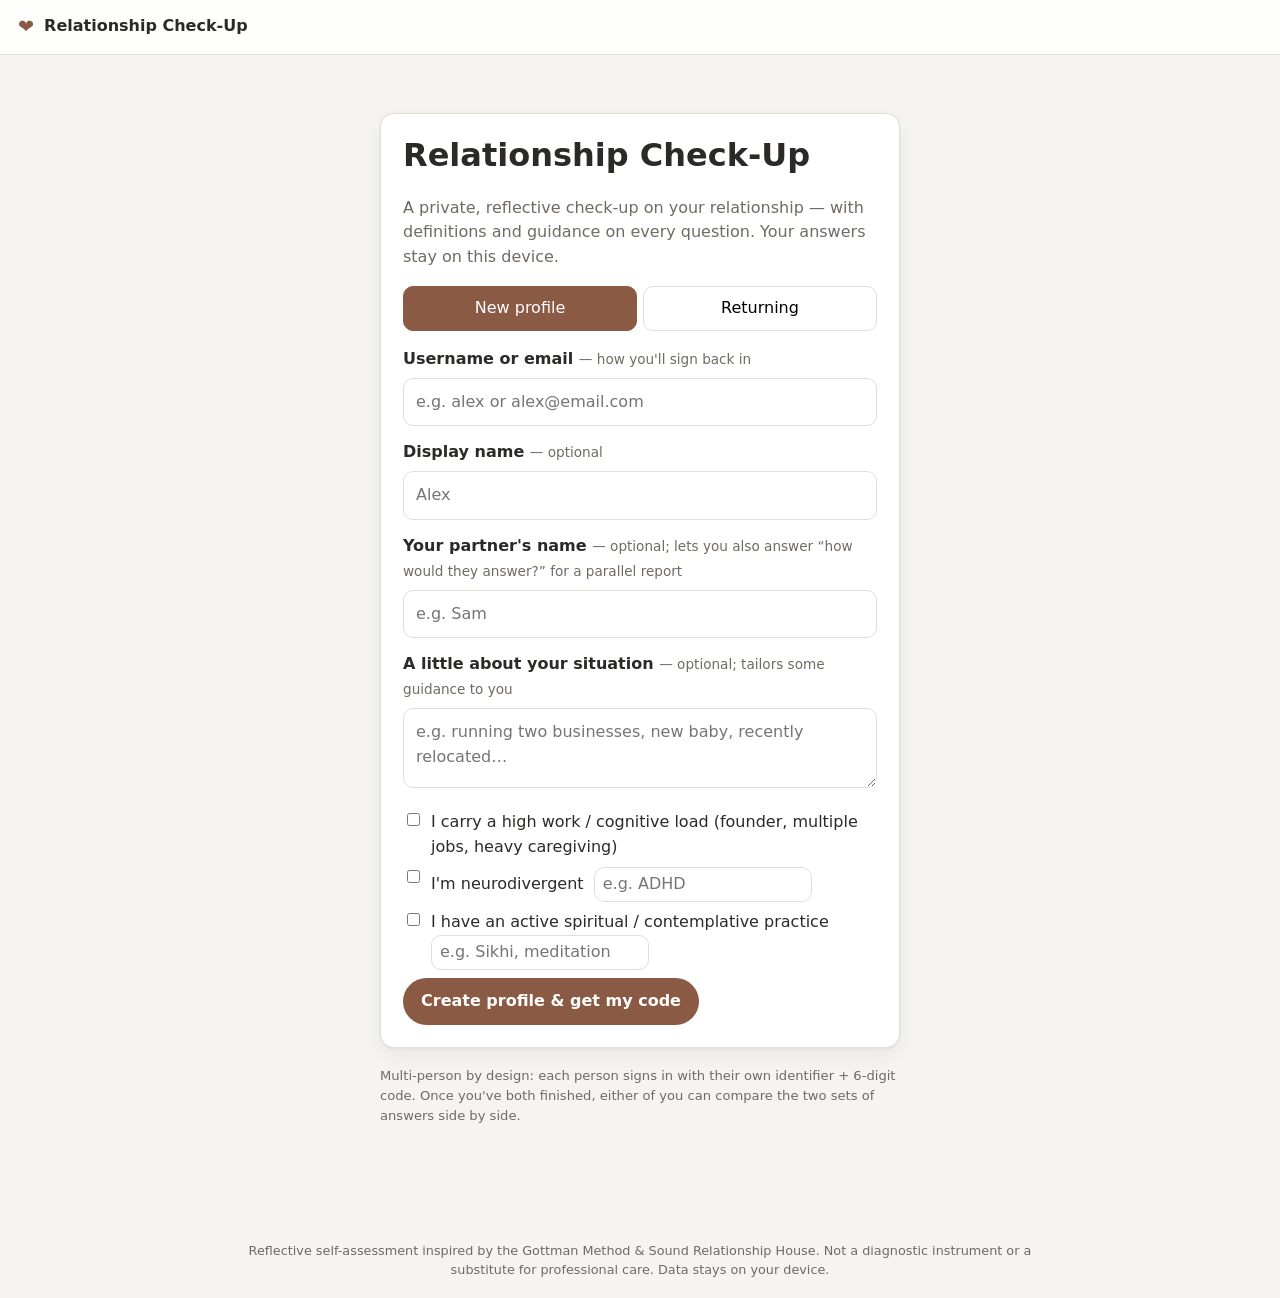
<file: index.html>
<!DOCTYPE html>
<html lang="en">
<head>
  <meta charset="UTF-8" />
  <meta name="viewport" content="width=device-width, initial-scale=1.0" />
  <title>Relationship Check-Up</title>
  <link rel="stylesheet" href="assets/styles.css" />
</head>
<body>
  <header class="topbar">
    <div class="brand">
      <span class="logo">❤</span>
      <span>Relationship Check-Up</span>
    </div>
    <div id="session" class="session" hidden>
      <span id="whoami" class="whoami"></span>
      <button id="btn-glossary" class="ghost" type="button">Glossary</button>
      <button id="btn-save" class="ghost" type="button">Save</button>
      <button id="btn-signout" class="ghost" type="button">Sign out</button>
    </div>
  </header>

  <main id="app" class="app"><!-- views injected here --></main>

  <!-- Glossary drawer -->
  <aside id="glossary-drawer" class="drawer" hidden>
    <div class="drawer-head">
      <h2>Glossary</h2>
      <button id="btn-glossary-close" class="ghost" type="button">✕</button>
    </div>
    <div id="glossary-body" class="drawer-body"></div>
  </aside>
  <div id="scrim" class="scrim" hidden></div>

  <!-- Floating tooltip element (positioned by JS) -->
  <div id="tooltip" class="tooltip" hidden></div>

  <footer class="footnote">
    Reflective self-assessment inspired by the Gottman Method &amp; Sound Relationship House.
    Not a diagnostic instrument or a substitute for professional care. Data stays on your device.
  </footer>

  <script src="assets/data.js"></script>
  <script src="assets/app.js"></script>
</body>
</html>
</file>
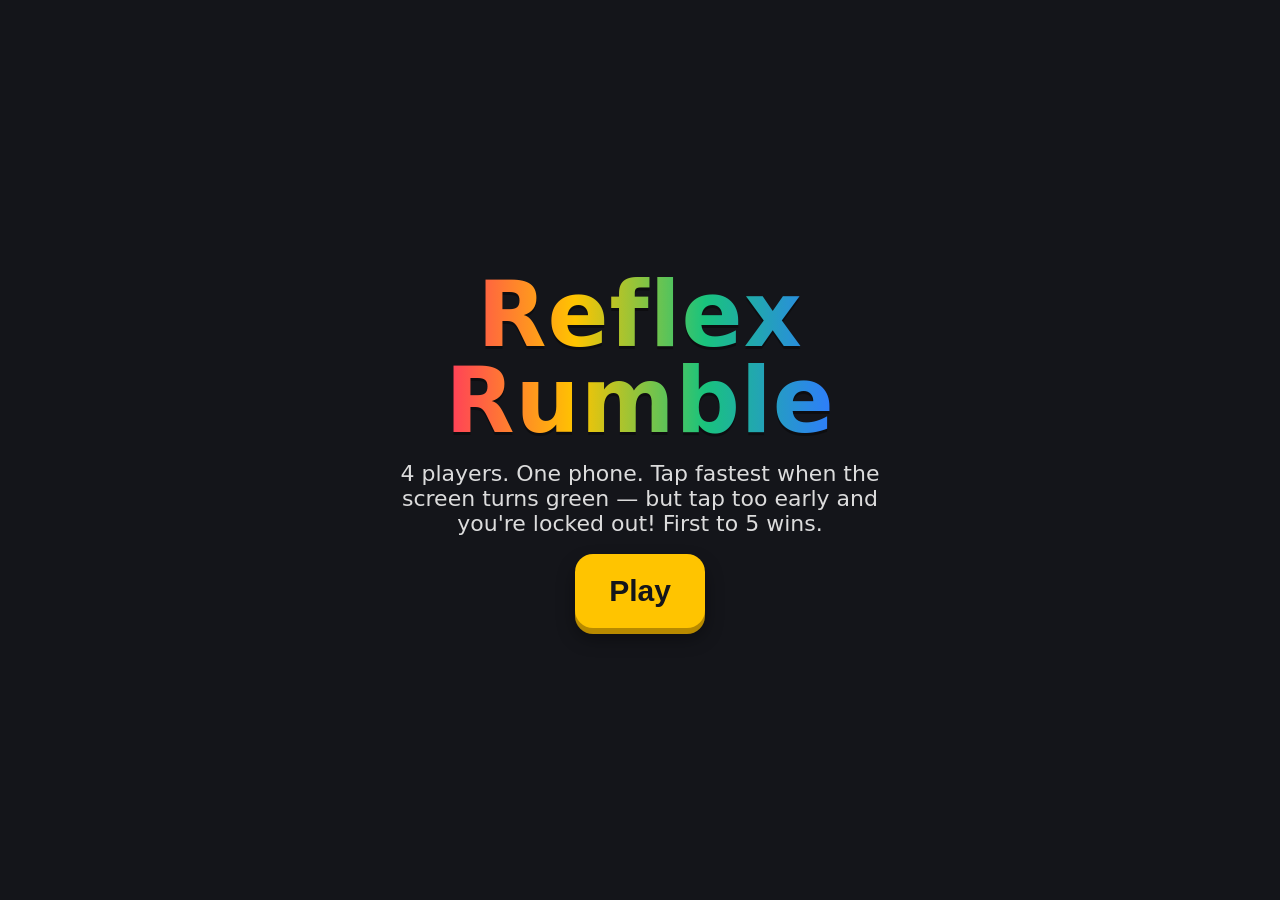
<file: test/reflex-rumble.html>
<!DOCTYPE html>
<html lang="en">
<head>
<meta charset="UTF-8" />
<meta name="viewport" content="width=device-width, initial-scale=1.0, maximum-scale=1.0, user-scalable=no, viewport-fit=cover" />
<title>Reflex Rumble</title>
<style>
  :root {
    --red: #ff3b5c;
    --blue: #2f7bff;
    --green: #19c37d;
    --yellow: #ffc400;
    --dark: #14151a;
  }

  * { box-sizing: border-box; -webkit-tap-highlight-color: transparent; }

  html, body {
    margin: 0;
    padding: 0;
    height: 100%;
    overflow: hidden;
    font-family: "Trebuchet MS", "Segoe UI", system-ui, sans-serif;
    background: var(--dark);
    color: #fff;
    user-select: none;
    -webkit-user-select: none;
    touch-action: manipulation;
  }

  #app {
    position: fixed;
    inset: 0;
    display: flex;
    flex-direction: column;
  }

  /* ---------- Scoreboard ---------- */
  #scoreboard {
    flex: 0 0 auto;
    display: flex;
    align-items: stretch;
    background: #0c0d11;
    box-shadow: 0 2px 12px rgba(0,0,0,.6);
    z-index: 30;
    padding: env(safe-area-inset-top) 0 0 0;
  }
  .score-cell {
    flex: 1;
    text-align: center;
    padding: 6px 2px 8px;
    border-bottom: 5px solid transparent;
    position: relative;
  }
  .score-cell .sc-name {
    font-size: clamp(11px, 3.2vw, 16px);
    font-weight: bold;
    white-space: nowrap;
    overflow: hidden;
    text-overflow: ellipsis;
    opacity: .9;
  }
  .score-cell .sc-pts {
    font-size: clamp(20px, 7vw, 34px);
    font-weight: 900;
    line-height: 1.05;
  }
  .score-cell.bump .sc-pts { animation: pop .45s ease; }
  @keyframes pop {
    0% { transform: scale(1); }
    40% { transform: scale(1.6); }
    100% { transform: scale(1); }
  }

  /* ---------- Generic screens ---------- */
  .screen {
    flex: 1;
    display: flex;
    flex-direction: column;
    align-items: center;
    justify-content: center;
    text-align: center;
    padding: 16px;
    gap: 18px;
  }

  h1.title {
    font-size: clamp(40px, 13vw, 90px);
    margin: 0;
    font-weight: 900;
    letter-spacing: 1px;
    line-height: .95;
    background: linear-gradient(90deg, var(--red), var(--yellow), var(--green), var(--blue));
    -webkit-background-clip: text;
    background-clip: text;
    color: transparent;
    filter: drop-shadow(0 3px 0 rgba(0,0,0,.35));
  }
  .subtitle { font-size: clamp(15px, 4.5vw, 22px); opacity: .85; margin: 0; max-width: 22em; }

  .btn {
    border: none;
    border-radius: 18px;
    padding: 20px 34px;
    font-size: clamp(20px, 6vw, 30px);
    font-weight: 900;
    color: #14151a;
    background: var(--yellow);
    box-shadow: 0 6px 0 #b88a00, 0 10px 18px rgba(0,0,0,.4);
    cursor: pointer;
    transition: transform .06s ease, box-shadow .06s ease;
  }
  .btn:active { transform: translateY(4px); box-shadow: 0 2px 0 #b88a00, 0 5px 10px rgba(0,0,0,.4); }
  .btn.green { background: var(--green); box-shadow: 0 6px 0 #0e7d50, 0 10px 18px rgba(0,0,0,.4); color: #fff; }
  .btn.green:active { box-shadow: 0 2px 0 #0e7d50, 0 5px 10px rgba(0,0,0,.4); }

  /* ---------- Setup ---------- */
  #setup .players {
    display: flex;
    flex-direction: column;
    gap: 12px;
    width: 100%;
    max-width: 420px;
  }
  .setup-row {
    display: flex;
    align-items: center;
    gap: 12px;
    background: rgba(255,255,255,.06);
    border-radius: 16px;
    padding: 10px 14px;
  }
  .swatch {
    flex: 0 0 auto;
    width: 42px; height: 42px;
    border-radius: 50%;
    border: 3px solid rgba(255,255,255,.5);
  }
  .setup-row input {
    flex: 1;
    min-width: 0;
    background: transparent;
    border: none;
    border-bottom: 2px solid rgba(255,255,255,.25);
    color: #fff;
    font-size: 20px;
    font-weight: bold;
    padding: 8px 4px;
    font-family: inherit;
  }
  .setup-row input:focus { outline: none; border-bottom-color: #fff; }
  .setup-row input::placeholder { color: rgba(255,255,255,.45); }

  /* ---------- Arena (4 quadrants) ---------- */
  #arena {
    flex: 1;
    display: grid;
    grid-template-columns: 1fr 1fr;
    grid-template-rows: 1fr 1fr;
    gap: 6px;
    padding: 6px;
    position: relative;
  }
  .quad {
    border-radius: 20px;
    display: flex;
    flex-direction: column;
    align-items: center;
    justify-content: center;
    gap: 6px;
    position: relative;
    overflow: hidden;
    font-weight: 900;
    transition: filter .12s ease, transform .08s ease;
  }
  /* players 1 & 2 (top row) are rotated 180° so they face the back-seat layout */
  .quad[data-rot="1"] { transform: rotate(180deg); }
  .quad .q-name {
    font-size: clamp(16px, 5vw, 30px);
    text-shadow: 0 2px 4px rgba(0,0,0,.4);
    padding: 0 8px;
    text-align: center;
    max-width: 100%;
    overflow: hidden;
    text-overflow: ellipsis;
    white-space: nowrap;
  }
  .quad .q-emoji {
    font-size: clamp(40px, 16vw, 90px);
    line-height: 1;
    min-height: 1.1em;
  }
  .quad.red    { background: var(--red); }
  .quad.blue   { background: var(--blue); }
  .quad.green  { background: var(--green); }
  .quad.yellow { background: var(--yellow); color: #5a4500; }

  .quad.locked { filter: grayscale(.85) brightness(.55); }
  .quad.winner { animation: flashWin .5s ease 3; }
  @keyframes flashWin {
    0%,100% { filter: brightness(1); }
    50% { filter: brightness(1.8); }
  }

  /* ---------- Center status ---------- */
  #status {
    position: absolute;
    inset: 0;
    display: flex;
    align-items: center;
    justify-content: center;
    pointer-events: none;
    z-index: 20;
  }
  #status .badge {
    background: rgba(0,0,0,.72);
    border-radius: 26px;
    padding: 18px 30px;
    font-size: clamp(26px, 9vw, 56px);
    font-weight: 900;
    text-align: center;
    box-shadow: 0 8px 30px rgba(0,0,0,.6);
    max-width: 90%;
  }
  #status .badge.go { background: rgba(25,195,125,.95); animation: goPulse .25s ease; }
  @keyframes goPulse { from { transform: scale(.6); } to { transform: scale(1); } }
  #status.hidden { display: none; }

  .shake { animation: shake .4s ease; }
  @keyframes shake {
    0%,100% { transform: translate(0,0); }
    20% { transform: translate(-8px, 4px); }
    40% { transform: translate(8px, -4px); }
    60% { transform: translate(-6px, 6px); }
    80% { transform: translate(6px, -2px); }
  }

  /* ---------- Win screen ---------- */
  #win { position: relative; }
  #win .crown { font-size: clamp(60px, 22vw, 130px); line-height: 1; }
  #win .winner-name {
    font-size: clamp(34px, 11vw, 70px);
    font-weight: 900;
    margin: 0;
  }
  #confetti { position: absolute; inset: 0; pointer-events: none; overflow: hidden; }
  .confetti-bit {
    position: absolute;
    top: -20px;
    width: 12px; height: 16px;
    opacity: .95;
    will-change: transform;
    animation: fall linear forwards;
  }
  @keyframes fall {
    to { transform: translateY(110vh) rotate(720deg); }
  }

  .hidden { display: none !important; }
</style>
</head>
<body>
<div id="app">

  <!-- Scoreboard (hidden until a game starts) -->
  <div id="scoreboard" class="hidden"></div>

  <!-- START SCREEN -->
  <div id="start" class="screen">
    <h1 class="title">Reflex<br>Rumble</h1>
    <p class="subtitle">4 players. One phone. Tap fastest when the screen turns green — but tap too early and you're locked out! First to 5 wins.</p>
    <button class="btn" id="goSetup">Play</button>
  </div>

  <!-- SETUP SCREEN -->
  <div id="setup" class="screen hidden">
    <h1 class="title" style="font-size:clamp(30px,9vw,56px)">Who's playing?</h1>
    <div class="players" id="setupRows"></div>
    <button class="btn green" id="startGame">Start Rumble!</button>
  </div>

  <!-- GAME SCREEN -->
  <div id="game" class="screen hidden" style="padding:0; gap:0;">
    <div id="arena"></div>
    <div id="status" class="hidden"><div class="badge">Wait for it…</div></div>
  </div>

  <!-- WIN SCREEN -->
  <div id="win" class="screen hidden">
    <div id="confetti"></div>
    <div class="crown">👑</div>
    <p class="winner-name" id="winnerName">Player 1</p>
    <p class="subtitle" id="winnerSub">wins the Rumble!</p>
    <button class="btn green" id="playAgain">Play Again</button>
  </div>

</div>

<script>
(function () {
  "use strict";

  var WIN_SCORE = 5;
  var COLORS = ["red", "blue", "green", "yellow"];
  var COLOR_HEX = { red: "#ff3b5c", blue: "#2f7bff", green: "#19c37d", yellow: "#ffc400" };

  var players = [];      // { name, color, score, el, scoreEl }
  var roundState = "idle"; // idle | waiting | go | done
  var waitTimer = null;
  var goAt = 0;
  var lockedThisRound = {}; // index -> true

  var $ = function (id) { return document.getElementById(id); };

  // ---------- Setup screen ----------
  function buildSetupRows() {
    var wrap = $("setupRows");
    wrap.innerHTML = "";
    for (var i = 0; i < 4; i++) {
      var row = document.createElement("div");
      row.className = "setup-row";

      var sw = document.createElement("div");
      sw.className = "swatch";
      sw.style.background = COLOR_HEX[COLORS[i]];

      var input = document.createElement("input");
      input.type = "text";
      input.maxLength = 12;
      input.placeholder = "Player " + (i + 1);
      input.setAttribute("data-idx", i);
      input.autocomplete = "off";
      input.autocapitalize = "words";

      row.appendChild(sw);
      row.appendChild(input);
      wrap.appendChild(row);
    }
  }

  // ---------- Start a game ----------
  function startGame() {
    var inputs = document.querySelectorAll("#setupRows input");
    players = [];
    for (var i = 0; i < 4; i++) {
      var name = (inputs[i].value || "").trim();
      if (!name) name = "Player " + (i + 1);
      players.push({ name: name, color: COLORS[i], score: 0, el: null, scoreEl: null });
    }
    buildScoreboard();
    buildArena();
    show("game");
    $("scoreboard").classList.remove("hidden");
    startRound();
  }

  function buildScoreboard() {
    var sb = $("scoreboard");
    sb.innerHTML = "";
    players.forEach(function (p) {
      var cell = document.createElement("div");
      cell.className = "score-cell";
      cell.style.borderBottomColor = COLOR_HEX[p.color];

      var nm = document.createElement("div");
      nm.className = "sc-name";
      nm.textContent = p.name;
      nm.style.color = COLOR_HEX[p.color];

      var pts = document.createElement("div");
      pts.className = "sc-pts";
      pts.textContent = "0";

      cell.appendChild(nm);
      cell.appendChild(pts);
      sb.appendChild(cell);
      p.scoreEl = pts;
      p.scoreCell = cell;
    });
  }

  function buildArena() {
    var arena = $("arena");
    // remove existing quads but keep #status
    Array.prototype.slice.call(arena.querySelectorAll(".quad")).forEach(function (q) { q.remove(); });

    players.forEach(function (p, i) {
      var q = document.createElement("div");
      q.className = "quad " + p.color;
      // top row (players 0,1) rotated so they read upside-up from across the phone
      q.setAttribute("data-rot", i < 2 ? "1" : "0");
      q.setAttribute("data-idx", i);

      var name = document.createElement("div");
      name.className = "q-name";
      name.textContent = p.name;

      var emoji = document.createElement("div");
      emoji.className = "q-emoji";
      emoji.textContent = "";

      q.appendChild(name);
      q.appendChild(emoji);
      arena.appendChild(q);

      p.el = q;
      p.emojiEl = emoji;

      q.addEventListener("pointerdown", function (ev) {
        ev.preventDefault();
        onTap(i);
      });
    });

    // make sure #status sits last (on top)
    arena.appendChild($("status"));
  }

  // ---------- Round flow ----------
  function startRound() {
    roundState = "waiting";
    lockedThisRound = {};
    goAt = 0;

    players.forEach(function (p) {
      p.el.classList.remove("locked", "winner");
      p.emojiEl.textContent = "";
    });

    setStatus("Wait for it…", false);

    var delay = 2000 + Math.random() * 4000; // 2–6s
    clearTimeout(waitTimer);
    waitTimer = setTimeout(goNow, delay);
  }

  function goNow() {
    if (roundState !== "waiting") return;
    roundState = "go";
    goAt = Date.now();
    setStatus("TAP NOW!", true);
  }

  function onTap(idx) {
    if (roundState === "waiting") {
      // early tap = lockout
      if (lockedThisRound[idx]) return;
      lockedThisRound[idx] = true;
      var p = players[idx];
      p.el.classList.add("locked");
      p.emojiEl.textContent = "😬";
      p.el.classList.remove("shake"); void p.el.offsetWidth; p.el.classList.add("shake");

      // if everyone is locked out, just move to next round
      if (Object.keys(lockedThisRound).length >= players.length) {
        clearTimeout(waitTimer);
        setStatus("Everyone jumped! 😬", false);
        setTimeout(startRound, 1400);
      }
      return;
    }

    if (roundState === "go") {
      if (lockedThisRound[idx]) return; // locked-out players can't win
      roundState = "done";
      winRound(idx);
    }
  }

  function winRound(idx) {
    var p = players[idx];
    p.score++;
    p.scoreEl.textContent = String(p.score);
    p.el.classList.add("winner");
    p.emojiEl.textContent = "⚡";

    // dim the others
    players.forEach(function (other, i) {
      if (i !== idx) other.el.classList.add("locked");
    });

    // score bump animation
    p.scoreCell.classList.remove("bump"); void p.scoreCell.offsetWidth; p.scoreCell.classList.add("bump");

    setStatus(p.name + " wins! ⚡", false);

    if (p.score >= WIN_SCORE) {
      setTimeout(function () { endGame(p); }, 1300);
    } else {
      setTimeout(startRound, 1500);
    }
  }

  function endGame(winner) {
    roundState = "idle";
    $("scoreboard").classList.add("hidden");
    $("winnerName").textContent = winner.name;
    $("winnerName").style.color = COLOR_HEX[winner.color];
    $("winnerSub").textContent = "wins the Rumble!";
    show("win");
    launchConfetti();
  }

  // ---------- Status badge ----------
  function setStatus(text, isGo) {
    var status = $("status");
    var badge = status.querySelector(".badge");
    status.classList.remove("hidden");
    badge.textContent = text;
    badge.className = "badge" + (isGo ? " go" : "");
  }

  // ---------- Confetti ----------
  var confettiColors = ["#ff3b5c", "#2f7bff", "#19c37d", "#ffc400", "#ff7ad9", "#ffffff"];
  function launchConfetti() {
    var box = $("confetti");
    box.innerHTML = "";
    for (var i = 0; i < 90; i++) {
      var bit = document.createElement("div");
      bit.className = "confetti-bit";
      bit.style.left = Math.random() * 100 + "%";
      bit.style.background = confettiColors[(Math.random() * confettiColors.length) | 0];
      var dur = 2.4 + Math.random() * 2.2;
      bit.style.animationDuration = dur + "s";
      bit.style.animationDelay = (Math.random() * 1.2) + "s";
      bit.style.transform = "translateY(-20px)";
      if (Math.random() < 0.5) bit.style.borderRadius = "50%";
      box.appendChild(bit);
    }
  }

  // ---------- Screen switching ----------
  function show(which) {
    ["start", "setup", "game", "win"].forEach(function (id) {
      $(id).classList.toggle("hidden", id !== which);
    });
  }

  // ---------- Wire up ----------
  $("goSetup").addEventListener("click", function () {
    buildSetupRows();
    show("setup");
  });
  $("startGame").addEventListener("click", startGame);
  $("playAgain").addEventListener("click", function () {
    clearTimeout(waitTimer);
    buildSetupRows();
    show("setup");
  });

  // prevent context menu / long-press selection on the arena
  document.addEventListener("contextmenu", function (e) {
    if (e.target.closest && e.target.closest("#game")) e.preventDefault();
  });

})();
</script>
</body>
</html>
</file>
<file: assets/styles.css>
/* Relationship Check-Up — styles. No frameworks, no build step. */
:root {
  --bg: #f6f4f1;
  --panel: #ffffff;
  --ink: #2c2a28;
  --muted: #6f6a64;
  --line: #e4ded7;
  --accent: #8a5a44;       /* warm clay */
  --accent-soft: #f0e7e1;
  --good: #4f8a5b;
  --warn: #c98a3a;
  --risk: #b5573f;
  --focus: #3b6ea5;
  --radius: 14px;
  --shadow: 0 1px 3px rgba(0,0,0,.06), 0 8px 24px rgba(0,0,0,.05);
  --maxw: 860px;
}
* { box-sizing: border-box; }

/* An author rule that sets `display` beats the UA sheet's [hidden]{display:none}
 * at equal specificity, so elements toggled via `el.hidden` — the glossary
 * drawer, the session bar, the answering-as toggle — stayed laid out and went
 * on swallowing clicks. Make `hidden` mean hidden. */
[hidden] { display: none !important; }

html, body { margin: 0; padding: 0; }
body {
  font-family: ui-sans-serif, system-ui, -apple-system, "Segoe UI", Roboto, Helvetica, Arial, sans-serif;
  background: var(--bg);
  color: var(--ink);
  line-height: 1.55;
  -webkit-font-smoothing: antialiased;
}
h1,h2,h3 { line-height: 1.2; }

/* Top bar */
.topbar {
  position: sticky; top: 0; z-index: 30;
  display: flex; align-items: center; justify-content: space-between;
  gap: 12px; padding: 12px 18px;
  background: rgba(255,255,255,.85); backdrop-filter: blur(8px);
  border-bottom: 1px solid var(--line);
}
.brand { display: flex; align-items: center; gap: 10px; font-weight: 650; }
.logo { color: var(--accent); font-size: 1.2rem; }
.session { display: flex; align-items: center; gap: 8px; }
.whoami { color: var(--muted); font-size: .9rem; }

button { font: inherit; cursor: pointer; }
.ghost {
  background: transparent; border: 1px solid var(--line);
  color: var(--ink); padding: 6px 12px; border-radius: 999px;
}
.ghost:hover { background: var(--accent-soft); border-color: var(--accent-soft); }
.primary {
  background: var(--accent); color: #fff; border: none;
  padding: 11px 18px; border-radius: 999px; font-weight: 600;
}
.primary:hover { filter: brightness(1.05); }
.primary:disabled { opacity: .5; cursor: not-allowed; }

.app { max-width: var(--maxw); margin: 0 auto; padding: 22px 18px 60px; }

/* Cards */
.card {
  background: var(--panel); border: 1px solid var(--line);
  border-radius: var(--radius); box-shadow: var(--shadow);
  padding: 22px; margin: 0 0 18px;
}
.card h1 { margin-top: 0; }
.lead { color: var(--muted); }

/* Auth */
.auth-wrap { max-width: 520px; margin: 4vh auto; }
.field { display: block; margin: 14px 0; }
.field > span { display: block; font-weight: 600; margin-bottom: 6px; }
.field .hint { font-weight: 400; color: var(--muted); font-size: .85rem; }
input[type=text], input[type=email], textarea {
  width: 100%; padding: 11px 12px; border: 1px solid var(--line);
  border-radius: 10px; background: #fff; color: var(--ink); font: inherit;
}
textarea { min-height: 80px; resize: vertical; }
input:focus, textarea:focus { outline: 2px solid var(--focus); outline-offset: 1px; border-color: var(--focus); }
.checks { display: grid; gap: 8px; margin: 8px 0; }
.checks label { display: flex; align-items: flex-start; gap: 8px; font-weight: 500; }
.row { display: flex; gap: 10px; flex-wrap: wrap; align-items: center; }
.spacer { flex: 1; }
.note-box {
  background: var(--accent-soft); border: 1px solid #e7d8cf;
  border-radius: 10px; padding: 12px 14px; margin: 12px 0;
}
.code-display {
  font-size: 2rem; letter-spacing: .35em; font-weight: 700;
  text-align: center; padding: 14px; background: #fff;
  border: 2px dashed var(--accent); border-radius: 12px; margin: 10px 0;
}
.tiny { font-size: .82rem; color: var(--muted); }
.error { color: var(--risk); font-weight: 600; }
.tabs { display: flex; gap: 6px; margin-bottom: 16px; }
.tab { flex: 1; text-align: center; padding: 9px; border-radius: 10px; border: 1px solid var(--line); background: #fff; }
.tab.active { background: var(--accent); color: #fff; border-color: var(--accent); }

/* Assessment progress */
.progress-wrap { position: sticky; top: 58px; z-index: 20; background: var(--bg); padding: 8px 0 12px; }
.progress { height: 8px; background: var(--line); border-radius: 999px; overflow: hidden; }
.progress > i { display: block; height: 100%; background: var(--accent); width: 0; transition: width .25s; }
.progress-label { font-size: .82rem; color: var(--muted); margin-top: 4px; }

/* Section nav */
.sec-nav { display: flex; flex-wrap: wrap; gap: 6px; margin: 4px 0 16px; }
.sec-nav button { border: 1px solid var(--line); background: #fff; border-radius: 999px; padding: 6px 12px; font-size: .85rem; }
.sec-nav button.active { background: var(--accent-soft); border-color: var(--accent); }
.sec-nav .done::after { content: " ✓"; color: var(--good); }

/* Item */
.item { border-top: 1px solid var(--line); padding: 18px 0; }
.item:first-of-type { border-top: none; }
.item-stem { display: flex; gap: 10px; align-items: flex-start; }
.item-stem .q { font-size: 1.08rem; font-weight: 600; flex: 1; }
.tipbtn {
  flex: none; width: 26px; height: 26px; border-radius: 50%;
  border: 1px solid var(--accent); color: var(--accent); background: #fff;
  font-weight: 700; line-height: 1; font-size: .8rem;
}
.tipbtn:hover { background: var(--accent); color: #fff; }
.tipbtn[aria-expanded=true] { background: var(--accent); color: #fff; }

/* Options */
.options { display: grid; gap: 8px; margin: 12px 0 0; }
.opt {
  display: grid; grid-template-columns: 22px 1fr; gap: 10px;
  border: 1px solid var(--line); border-radius: 10px; padding: 10px 12px; cursor: pointer;
}
.opt:hover { border-color: var(--accent); background: #fcf8f6; }
.opt.sel { border-color: var(--accent); background: var(--accent-soft); }
.opt input { margin-top: 3px; }
.opt .lab { font-weight: 600; }
.opt .mean { color: var(--muted); font-size: .9rem; margin-top: 2px; }

/* Context note */
.context {
  margin-top: 12px; border-left: 4px solid var(--focus);
  background: #eef3f9; padding: 10px 14px; border-radius: 0 10px 10px 0;
}
.context .tag { font-size: .72rem; text-transform: uppercase; letter-spacing: .08em; color: var(--focus); font-weight: 700; }

/* Guide panel */
.guide { margin-top: 12px; background: #faf7f4; border: 1px solid var(--line); border-radius: 10px; padding: 4px 14px; }
.guide h4 { margin: 12px 0 4px; font-size: .95rem; color: var(--accent); }
.guide p, .guide ul { margin: 4px 0 10px; }
.guide ul { padding-left: 18px; }

/* term tooltip trigger */
.term { border-bottom: 1px dotted var(--accent); cursor: help; }

/* Floating tooltip */
.tooltip {
  position: absolute; z-index: 100; max-width: 320px;
  background: #2c2a28; color: #fff; padding: 10px 12px; border-radius: 8px;
  font-size: .85rem; line-height: 1.4; box-shadow: var(--shadow);
}

/* Drawer / scrim */
.scrim { position: fixed; inset: 0; background: rgba(0,0,0,.35); z-index: 40; }
.drawer {
  position: fixed; top: 0; right: 0; height: 100%; width: min(420px, 92vw);
  background: #fff; z-index: 50; box-shadow: -8px 0 24px rgba(0,0,0,.12);
  display: flex; flex-direction: column;
}
.drawer-head { display: flex; align-items: center; justify-content: space-between; padding: 14px 18px; border-bottom: 1px solid var(--line); }
.drawer-head h2 { margin: 0; }
.drawer-body { overflow: auto; padding: 14px 18px; }
.gloss-term { margin: 0 0 14px; }
.gloss-term dt { font-weight: 700; color: var(--accent); }
.gloss-term dd { margin: 2px 0 0; color: var(--muted); }

/* Answer-set mode toggle */
.mode-toggle { display: flex; flex-wrap: wrap; align-items: center; gap: 8px; margin-bottom: 8px; }
.mode-label { font-size: .85rem; color: var(--muted); }
.mode-btn { border: 1px solid var(--line); background: #fff; border-radius: 999px; padding: 6px 14px; font-size: .85rem; }
.mode-btn.active { background: var(--focus); color: #fff; border-color: var(--focus); }
.partner-hint { border-left-color: var(--accent); background: var(--accent-soft); }
.partner-hint .tag { color: var(--accent); }

/* Results */
.keylegend { display: flex; gap: 16px; margin: 4px 0 14px; }
.swatch { display: inline-block; width: 12px; height: 12px; border-radius: 3px; margin-right: 5px; vertical-align: middle; }
.swatch.self { background: var(--focus); }
.swatch.partner { background: var(--accent); }
.sec-result.dual { border: 1px solid var(--line); border-radius: 10px; padding: 10px 12px; }
.dual-line { display: grid; grid-template-columns: 64px 1fr 46px; align-items: center; gap: 8px; margin: 4px 0; }
.dual-who { font-size: .85rem; color: var(--muted); }
.bar.mini { height: 14px; margin: 0; }
.gap-flag { font-size: .75rem; background: #fbeae5; color: var(--risk); padding: 2px 8px; border-radius: 999px; }
.gaps { margin-top: 22px; border-top: 1px solid var(--line); padding-top: 12px; }
.gaps h2 { font-size: 1.1rem; }
.gap-item { border: 1px solid var(--line); border-radius: 10px; padding: 10px 12px; margin: 8px 0; }
.gap-q { font-weight: 600; margin-bottom: 6px; }
.gap-rows { display: grid; gap: 2px; font-size: .92rem; }
.gap-rows .dual-who { font-weight: 600; color: var(--ink); }

.bar { height: 22px; background: var(--line); border-radius: 999px; overflow: hidden; margin: 4px 0; }
.bar > i { display: block; height: 100%; }
.sec-result { margin: 14px 0; }
.sec-result .top { display: flex; justify-content: space-between; align-items: baseline; gap: 10px; flex-wrap: wrap; }
.sec-result .pct { font-weight: 700; }
.legend { font-size: .82rem; color: var(--muted); }
.disclaimer { background: #fff7ed; border: 1px solid #f1d9b5; border-radius: 10px; padding: 12px 14px; }

.footnote { max-width: var(--maxw); margin: 0 auto; padding: 18px; color: var(--muted); font-size: .8rem; text-align: center; }

@media (max-width: 560px) {
  .code-display { font-size: 1.5rem; }
  .whoami { display: none; }
  /* keep the session controls inside the viewport rather than pushing the
   * page into a horizontal scroll */
  .topbar { flex-wrap: wrap; row-gap: 8px; }
  .session { flex-wrap: wrap; justify-content: flex-end; }
  .topbar .ghost { padding: 6px 10px; font-size: .85rem; }
  .dual-line { grid-template-columns: minmax(56px, 84px) 1fr 42px; }
}

/* ── compare: two people's own answers ────────────────────────────────── */
.cmp-source { margin-top: 22px; border-top: 1px solid var(--line); padding-top: 14px; }
.cmp-source h2 { font-size: 1.05rem; margin: 0 0 4px; }
.cmp-profile { border: 1px solid var(--line); border-radius: 10px; padding: 10px 12px; margin: 8px 0; }
.cmp-profile > div:first-child { display: flex; flex-wrap: wrap; align-items: center; gap: 10px; justify-content: space-between; }
.cmp-unlock { margin-top: 10px; }
.cmp-code { width: auto; max-width: 160px; }
.cmp-err { margin: 8px 0 0; }
.cmp-coverage { margin-top: 18px; }
.cmp-group h2 { display: flex; align-items: center; gap: 8px; }
.cmp-count {
  font-size: .78rem; font-weight: 700; min-width: 22px; text-align: center;
  padding: 2px 8px; border-radius: 999px; background: var(--line); color: var(--muted);
}
.cmp-concern h2 { color: var(--risk); }
.cmp-concern .cmp-count { background: #fbeae5; color: var(--risk); }
.cmp-strong h2 { color: var(--good); }
.cmp-strong .cmp-count { background: #e6f0e8; color: var(--good); }
.cmp-diverge h2 { color: var(--warn); }
.cmp-diverge .cmp-count { background: #fbf0df; color: var(--warn); }
.cmp-blind h3.cmp-sub { font-size: .98rem; margin: 18px 0 2px; color: var(--accent); }

/* names in the dual bars need more room than "You" / "Them" did */
.dual-line { grid-template-columns: minmax(64px, 108px) 1fr 46px; }
.dual-who { overflow-wrap: anywhere; }

/* ── print: for taking a comparison to a counsellor ───────────────────── */
@media print {
  :root { --shadow: none; }
  .topbar, .footnote, .drawer, .scrim, .tooltip, .noprint, #toast { display: none !important; }
  body { background: #fff; }
  .app { max-width: none; padding: 0; }
  .card { border: none; box-shadow: none; padding: 0; }
  .gap-item, .cmp-profile, .sec-result.dual { break-inside: avoid; }
  .gaps h2, .cmp-sub { break-after: avoid; }
  .bar > i { print-color-adjust: exact; -webkit-print-color-adjust: exact; }
}

/* ── export / import as text (works where downloads are blocked) ───────── */
.exchange {
  margin-top: 12px; border: 1px solid var(--line); border-radius: 10px;
  padding: 12px 14px; background: #faf7f4;
}
.exchange-title { font-size: .95rem; }
.exchange .tiny { margin: 6px 0 8px; }
.exchange-text {
  width: 100%; font-family: ui-monospace, SFMono-Regular, Menlo, Consolas, monospace;
  font-size: .78rem; line-height: 1.45; padding: 10px 12px;
  border: 1px solid var(--line); border-radius: 8px; background: #fff;
  color: var(--ink); resize: vertical;
}
#cmp-paste { margin: 8px 0; }
</file>
